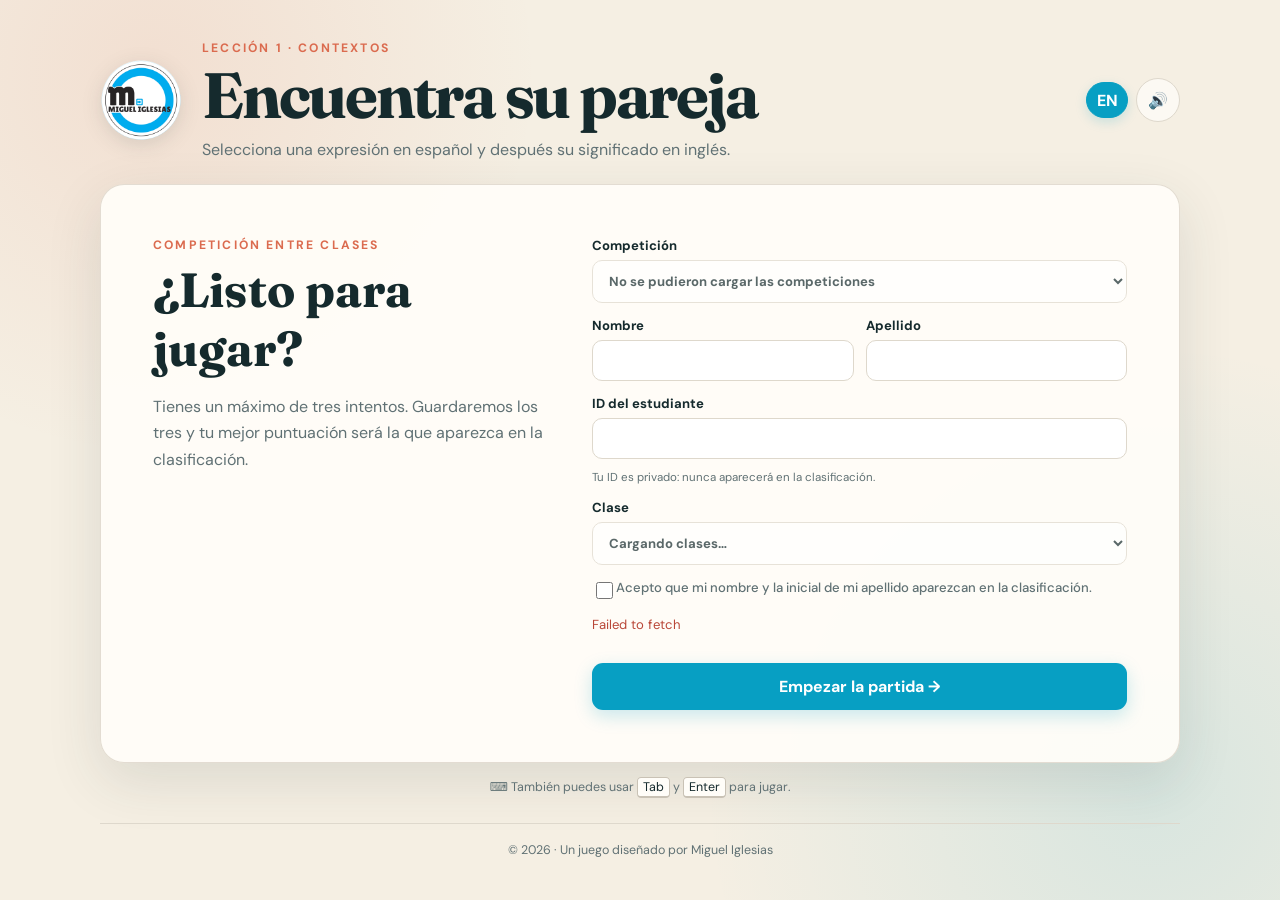
<file: index.html>
<!doctype html>
<html lang="es">
<head>
  <meta charset="utf-8">
  <meta name="viewport" content="width=device-width, initial-scale=1">
  <meta name="description" content="Juego de vocabulario de la Lección 1: Contextos. Empareja expresiones en español con su significado en inglés.">
  <meta name="theme-color" content="#08a7df">
  <title>Contextos · Empareja el vocabulario</title>
  <link rel="icon" type="image/png" href="student-icon.png?v=1">
  <link rel="apple-touch-icon" href="student-icon.png?v=1">
  <link rel="manifest" href="site.webmanifest">
  <link rel="preconnect" href="https://fonts.googleapis.com">
  <link rel="preconnect" href="https://fonts.gstatic.com" crossorigin>
  <link href="https://fonts.googleapis.com/css2?family=DM+Sans:wght@400;500;600;700&amp;family=Fraunces:opsz,wght@9..144,700&amp;display=swap" rel="stylesheet">
  <link rel="stylesheet" href="styles.css?v=5">
</head>
<body class="student-theme">
  <main class="app-shell">
    <header class="hero">
      <img class="brand-logo" src="miguel-iglesias-logo.png" alt="Miguel Iglesias">
      <div>
        <p class="eyebrow">LECCIÓN 1 · CONTEXTOS</p>
        <h1>Encuentra su pareja</h1>
        <p class="intro">Selecciona una expresión en español y después su significado en inglés.</p>
      </div>
      <div class="hero-actions"><button class="language-button" type="button" data-language-toggle aria-label="Switch to English">EN</button><button class="sound-button" id="soundButton" type="button" aria-pressed="true" title="Desactivar sonidos">
        <span aria-hidden="true" id="soundIcon">🔊</span><span class="sr-only" id="soundLabel">Sonidos activados</span>
      </button></div>
    </header>

    <section class="registration-card" id="registrationCard" aria-labelledby="registrationTitle">
      <div class="registration-copy">
        <p class="eyebrow">COMPETICIÓN ENTRE CLASES</p>
        <h2 id="registrationTitle">¿Listo para jugar?</h2>
        <p>Tienes un máximo de tres intentos. Guardaremos los tres y tu mejor puntuación será la que aparezca en la clasificación.</p>
      </div>
      <form id="registrationForm" class="registration-form">
        <label>Competición
          <select id="sessionCode" name="sessionCode" required disabled>
            <option value="">Cargando competiciones…</option>
          </select>
        </label>
        <div class="form-row">
          <label>Nombre
            <input id="firstName" name="firstName" maxlength="40" required autocomplete="given-name">
          </label>
          <label>Apellido
            <input id="lastName" name="lastName" maxlength="60" required autocomplete="family-name">
          </label>
        </div>
        <label>ID del estudiante
          <input id="studentId" name="studentId" maxlength="24" minlength="3" pattern="[A-Za-z0-9-]{3,24}" required autocomplete="off" inputmode="numeric" aria-describedby="studentIdHelp">
          <small id="studentIdHelp" class="field-help">Tu ID es privado: nunca aparecerá en la clasificación.</small>
        </label>
        <label>Clase
          <select id="classSelect" name="classId" required disabled>
            <option value="">Cargando clases…</option>
          </select>
        </label>
        <label class="consent-row">
          <input id="consent" type="checkbox" required>
          <span>Acepto que mi nombre y la inicial de mi apellido aparezcan en la clasificación.</span>
        </label>
        <p class="form-message" id="formMessage" role="status" aria-live="polite"></p>
        <button class="primary-button start-button" id="startButton" type="submit">Empezar la partida <span aria-hidden="true">→</span></button>
      </form>
    </section>

    <section class="game-card hidden" id="gameCard" aria-labelledby="game-title">
      <h2 class="sr-only" id="game-title">Juego de emparejar vocabulario</h2>
      <div class="status-bar">
        <div class="round-copy"><span id="sessionName">SESIÓN</span><span>·</span><span id="gameAttempt">INTENTO 1 DE 3</span><span>·</span><span>RONDA</span><strong id="roundNumber">1</strong><span>DE</span><strong id="roundTotal">4</strong></div>
        <div class="score-copy"><span id="matchedCount">0</span><span>/</span><span id="pairCount">6</span><span>parejas</span></div>
      </div>
      <div class="progress-track" aria-hidden="true"><div class="progress-fill" id="progressFill"></div></div>

      <p class="feedback" id="feedback" role="status" aria-live="polite">Elige una tarjeta de cada columna.</p>

      <div class="board" id="board">
        <section class="column" aria-labelledby="spanish-heading">
          <h3 id="spanish-heading"><span aria-hidden="true">ES</span> Español</h3>
          <div class="card-list" id="spanishCards"></div>
        </section>
        <div class="divider" aria-hidden="true"><span>↔</span></div>
        <section class="column" aria-labelledby="english-heading">
          <h3 id="english-heading"><span aria-hidden="true">EN</span> English</h3>
          <div class="card-list" id="englishCards"></div>
        </section>
      </div>

      <div class="round-complete hidden" id="roundComplete" role="status">
        <div class="celebration" aria-hidden="true">✦</div>
        <h2>¡Ronda completada!</h2>
        <p id="roundSummary">Has encontrado todas las parejas.</p>
        <button class="primary-button" id="nextRound" type="button">Siguiente ronda <span aria-hidden="true">→</span></button>
      </div>

      <div class="game-complete hidden" id="gameComplete" role="status">
        <div class="trophy" aria-hidden="true">🏆</div>
        <p class="eyebrow">JUEGO COMPLETADO</p>
        <h2>¡Excelente trabajo!</h2>
        <p>Has practicado las <strong id="totalLearned">21</strong> expresiones de esta lección.</p>
        <div class="results">
          <div><strong id="finalScore">—</strong><span>puntos</span></div>
          <div><strong id="finalAccuracy">100%</strong><span>precisión</span></div>
          <div><strong id="finalMistakes">0</strong><span>fallos</span></div>
          <div><strong id="finalTime">—</strong><span>tiempo</span></div>
        </div>
        <p class="saving-status" id="savingStatus" aria-live="polite">Guardando tu resultado…</p>
        <button class="primary-button" id="playAgain" type="button">Nuevo intento <span aria-hidden="true">↻</span></button>
      </div>
    </section>

    <section class="leaderboard-section hidden" id="leaderboardSection" aria-labelledby="leaderboardTitle">
      <div class="leaderboard-heading">
        <div><p class="eyebrow">RESULTADOS EN DIRECTO</p><h2 id="leaderboardTitle">Clasificación</h2></div>
        <button class="refresh-button" id="refreshLeaderboard" type="button" title="Actualizar clasificación">↻ Actualizar</button>
      </div>
      <div class="leaderboard-tabs" role="tablist" aria-label="Tipos de clasificación">
        <button class="tab-button active" type="button" role="tab" aria-selected="true" data-panel="overallPanel">Top 25</button>
        <button class="tab-button" type="button" role="tab" aria-selected="false" data-panel="classesPanel">Por clases</button>
        <button class="tab-button" type="button" role="tab" aria-selected="false" data-panel="podiumsPanel">Podios</button>
      </div>
      <div class="ranking-panel" id="overallPanel" role="tabpanel"><div class="loading-ranking">Cargando clasificación…</div></div>
      <div class="ranking-panel hidden" id="classesPanel" role="tabpanel"></div>
      <div class="ranking-panel hidden" id="podiumsPanel" role="tabpanel"></div>
    </section>
    <p class="tip"><span aria-hidden="true">⌨</span> También puedes usar <kbd>Tab</kbd> y <kbd>Enter</kbd> para jugar.</p>
    <footer class="site-footer">© 2026 · Un juego diseñado por Miguel Iglesias</footer>
  </main>
  <script src="i18n.js?v=1"></script>
  <script src="script.js?v=7"></script>
</body>
</html>
</file>
<file: styles.css>
:root {
  --ink: #152a2d;
  --muted: #607174;
  --paper: #fffdf8;
  --cream: #f5efe3;
  --teal: #087f78;
  --teal-dark: #065f5a;
  --teal-pale: #dff3ee;
  --teal-rgb: 8, 127, 120;
  --teal-accent: #37a990;
  --coral: #db6b4f;
  --red: #b94637;
  --red-pale: #fff0ec;
  --line: #ded8cc;
  --shadow: 0 18px 55px rgba(42, 55, 54, .12);
}

body.student-theme {
  --teal: #079fc3;
  --teal-dark: #08748c;
  --teal-pale: #def5fb;
  --teal-rgb: 7, 159, 195;
  --teal-accent: #52c7dc;
}

body.admin-theme {
  --ink: #10282e;
  --muted: #536b71;
  --cream: #e9f0f0;
  --teal: #07566b;
  --teal-dark: #043b4a;
  --teal-pale: #dcecef;
  --teal-rgb: 7, 86, 107;
  --teal-accent: #237b8d;
}

* { box-sizing: border-box; }
body {
  margin: 0;
  min-height: 100vh;
  color: var(--ink);
  background:
    radial-gradient(circle at 12% 8%, rgba(219,107,79,.12), transparent 24rem),
    radial-gradient(circle at 90% 88%, rgba(var(--teal-rgb),.12), transparent 28rem),
    var(--cream);
  font-family: "DM Sans", system-ui, sans-serif;
}
button { font: inherit; }
.app-shell { width: min(1080px, calc(100% - 32px)); margin: 0 auto; padding: 40px 0 28px; }
.hero { display: grid; grid-template-columns: 82px 1fr 44px; align-items: center; gap: 20px; margin-bottom: 24px; }
.brand-logo { width: 82px; height: 82px; object-fit: contain; border-radius: 50%; filter: drop-shadow(0 5px 10px rgba(21,42,45,.12)); }
.eyebrow { margin: 0 0 7px; color: var(--coral); font-size: .76rem; font-weight: 700; letter-spacing: .18em; }
h1 { margin: 0; font-family: "Fraunces", Georgia, serif; font-size: clamp(2.15rem, 5vw, 4rem); line-height: 1; letter-spacing: -.035em; }
.intro { max-width: 650px; margin: 12px 0 0; color: var(--muted); font-size: 1rem; }
.sound-button { flex: none; width: 44px; height: 44px; border: 1px solid var(--line); border-radius: 50%; background: rgba(255,253,248,.75); cursor: pointer; transition: .2s ease; }
.sound-button:hover { border-color: var(--teal); transform: translateY(-2px); }
.hero-actions { display: flex; align-items: center; justify-content: flex-end; gap: 8px; }
.language-button { min-width: 42px; height: 36px; border: 1px solid var(--teal); border-radius: 999px; padding: 0 10px; color: white; background: var(--teal); font-weight: 700; cursor: pointer; box-shadow: 0 4px 12px rgba(var(--teal-rgb),.18); }
.language-button:hover { background: var(--teal-dark); }
.site-footer { margin-top: 28px; padding: 18px 0 4px; border-top: 1px solid var(--line); color: var(--muted); text-align: center; font-size: .78rem; }
.game-card { position: relative; min-height: 560px; overflow: hidden; border: 1px solid rgba(222,216,204,.85); border-radius: 24px; background: rgba(255,253,248,.93); box-shadow: var(--shadow); padding: 26px; }
.registration-card, .leaderboard-section { border: 1px solid rgba(222,216,204,.85); border-radius: 24px; background: rgba(255,253,248,.94); box-shadow: var(--shadow); }
.registration-card { display: grid; grid-template-columns: .85fr 1.15fr; gap: 44px; padding: clamp(24px, 5vw, 52px); }
.registration-copy h2, .leaderboard-heading h2 { margin: 0; font-family: "Fraunces", Georgia, serif; font-size: clamp(1.9rem, 4vw, 3rem); }
.registration-copy > p:last-child { color: var(--muted); line-height: 1.65; }
.registration-form { display: grid; gap: 14px; }
.registration-form label { display: grid; gap: 6px; color: var(--ink); font-size: .82rem; font-weight: 700; }
.registration-form input:not([type="checkbox"]), .registration-form select { width: 100%; border: 1.5px solid var(--line); border-radius: 10px; padding: 11px 12px; color: var(--ink); background: white; font: inherit; }
#classSelect { font-variant-numeric: slashed-zero; font-feature-settings: "zero" 1; }
.registration-form input:focus, .registration-form select:focus { border-color: var(--teal); outline: 3px solid rgba(var(--teal-rgb),.14); }
.field-help { display: block; margin-top: 5px; color: var(--muted); font-size: .72rem; font-weight: 400; }
.form-row { display: grid; grid-template-columns: 1fr 1fr; gap: 12px; }
.consent-row { grid-template-columns: 18px 1fr !important; align-items: start; color: var(--muted) !important; font-weight: 500 !important; line-height: 1.4; }
.consent-row input { width: 17px; height: 17px; accent-color: var(--teal); }
.form-message { min-height: 19px; margin: 0; color: var(--muted); font-size: .82rem; }
.form-message.good { color: var(--teal-dark); } .form-message.bad { color: var(--red); }
.start-button { width: 100%; margin-top: 0; }
.start-button:disabled { cursor: wait; opacity: .65; }
.status-bar { display: flex; justify-content: space-between; gap: 16px; align-items: center; color: var(--muted); font-size: .76rem; font-weight: 700; letter-spacing: .09em; text-transform: uppercase; }
.round-copy, .score-copy { display: flex; align-items: baseline; gap: 6px; }
.round-copy strong { color: var(--ink); font-size: 1rem; }
.score-copy span:first-child { color: var(--teal); }
.progress-track { height: 5px; margin-top: 12px; overflow: hidden; border-radius: 99px; background: #e8e3d9; }
.progress-fill { width: 0; height: 100%; border-radius: inherit; background: linear-gradient(90deg, var(--teal), var(--teal-accent)); transition: width .35s ease; }
.feedback { min-height: 24px; margin: 19px 0 15px; text-align: center; color: var(--muted); font-size: .93rem; }
.feedback.good { color: var(--teal-dark); font-weight: 700; }
.feedback.bad { color: var(--red); font-weight: 700; }
.board { display: grid; grid-template-columns: 1fr 46px 1fr; gap: 10px; align-items: start; }
.column h3 { display: flex; align-items: center; gap: 9px; margin: 0 0 12px; font-size: .88rem; }
.column h3 span { display: inline-grid; place-items: center; width: 30px; height: 25px; border-radius: 6px; color: white; background: var(--teal); font-size: .66rem; letter-spacing: .06em; }
.column:last-child h3 span { background: var(--coral); }
.card-list { display: grid; gap: 10px; }
.word-card { width: 100%; min-height: 62px; border: 1.5px solid var(--line); border-radius: 12px; padding: 12px 16px; color: var(--ink); background: white; text-align: left; cursor: pointer; box-shadow: 0 2px 0 rgba(21,42,45,.05); transition: border-color .15s, background .15s, transform .15s, opacity .25s; }
.word-card:hover:not(:disabled) { transform: translateY(-2px); border-color: #7eb9b3; }
.word-card:focus-visible { outline: 3px solid rgba(var(--teal-rgb),.28); outline-offset: 2px; }
.word-card.selected { border-color: var(--teal); background: var(--teal-pale); box-shadow: inset 0 0 0 1px var(--teal); }
.english .word-card.selected { border-color: var(--coral); background: #fff0ea; box-shadow: inset 0 0 0 1px var(--coral); }
.word-card.wrong { border-color: var(--red); background: var(--red-pale); animation: shake .32s ease; }
.word-card.matched { pointer-events: none; border-color: #a5d7ca; color: var(--teal-dark); background: var(--teal-pale); opacity: .42; text-decoration: line-through; }
.divider { display: grid; place-items: center; padding-top: 45px; color: #99a4a3; }
.divider span { display: grid; place-items: center; width: 34px; height: 34px; border: 1px solid var(--line); border-radius: 50%; background: var(--paper); }
.round-complete, .game-complete { position: absolute; inset: 0; z-index: 5; display: flex; flex-direction: column; align-items: center; justify-content: center; padding: 32px; background: rgba(255,253,248,.97); text-align: center; animation: fade-in .35s ease; }
.round-complete h2, .game-complete h2 { margin: 8px 0; font-family: "Fraunces", Georgia, serif; font-size: clamp(2rem, 5vw, 3.3rem); }
.round-complete p, .game-complete > p { color: var(--muted); }
.celebration, .trophy { font-size: 3rem; }
.primary-button { margin-top: 14px; border: 0; border-radius: 11px; padding: 13px 21px; color: white; background: var(--teal); font-weight: 700; cursor: pointer; box-shadow: 0 6px 18px rgba(var(--teal-rgb),.22); transition: .18s ease; }
.primary-button:hover { background: var(--teal-dark); transform: translateY(-2px); }
.primary-button:disabled { cursor: not-allowed; opacity: .58; transform: none; }
.attempt-pill { display: inline-flex; min-width: 44px; justify-content: center; border-radius: 999px; padding: 4px 9px; color: var(--teal-dark); background: var(--teal-pale); font-size: .78rem; font-weight: 700; }
.reset-attempts-button { border: 1px solid #e5a99d; border-radius: 8px; padding: 7px 10px; color: var(--red); background: var(--red-pale); font: inherit; font-size: .75rem; font-weight: 700; cursor: pointer; }
.reset-attempts-button:hover { border-color: var(--red); }
.reset-attempts-button:disabled { cursor: wait; opacity: .6; }
.results { display: flex; gap: 10px; margin: 18px 0 4px; }
.results div { display: flex; min-width: 120px; flex-direction: column; padding: 13px 18px; border-radius: 12px; background: var(--cream); }
.results strong { font-size: 1.35rem; }
.results span { color: var(--muted); font-size: .75rem; text-transform: uppercase; letter-spacing: .06em; }
.tip { margin: 16px 0 0; color: var(--muted); text-align: center; font-size: .78rem; }
.saving-status { min-height: 20px; margin: 10px 0 0; color: var(--muted); font-size: .82rem; }
.leaderboard-section { margin-top: 22px; padding: 26px; }
.leaderboard-heading { display: flex; align-items: center; justify-content: space-between; gap: 16px; }
.refresh-button { border: 1px solid var(--line); border-radius: 9px; padding: 9px 12px; color: var(--teal-dark); background: white; cursor: pointer; }
.leaderboard-tabs { display: flex; gap: 7px; margin: 22px 0 15px; padding-bottom: 11px; border-bottom: 1px solid var(--line); }
.tab-button { border: 0; border-radius: 8px; padding: 9px 14px; color: var(--muted); background: transparent; font-weight: 700; cursor: pointer; }
.tab-button.active { color: white; background: var(--teal); }
.table-wrap { overflow-x: auto; }
table { width: 100%; border-collapse: collapse; font-size: .88rem; }
th { padding: 9px 10px; color: var(--muted); text-align: left; font-size: .7rem; letter-spacing: .07em; text-transform: uppercase; }
td { padding: 11px 10px; border-top: 1px solid #ebe6dc; }
.rank { width: 42px; font-weight: 700; }.class-dot { display: inline-block; width: 9px; height: 9px; margin-right: 7px; border-radius: 50%; background: var(--class-color); }
.team-grid, .podium-grid { display: grid; grid-template-columns: repeat(4, 1fr); gap: 12px; }
.team-card, .podium-card { border-top: 4px solid var(--class-color); border-radius: 12px; padding: 16px; background: var(--cream); }
.team-card h3, .podium-card h3 { margin: 6px 0 12px; font-size: 1rem; }.team-card > strong { display: block; font-size: 1.65rem; }.team-card small, .podium-card small { color: var(--muted); }
.team-rank { float: right; font-size: 1.25rem; }.ranking-note, .empty-ranking, .loading-ranking { color: var(--muted); text-align: center; font-size: .84rem; }
.podium-card > div { display: grid; grid-template-columns: 28px 1fr auto; gap: 6px; align-items: center; padding: 8px 0; border-top: 1px solid rgba(21,42,45,.09); }
.podium-card > div strong { font-size: .84rem; }
kbd { border: 1px solid #c9c2b5; border-bottom-width: 2px; border-radius: 4px; padding: 1px 5px; color: var(--ink); background: var(--paper); font: inherit; }
.hidden { display: none !important; }
.sr-only { position: absolute; width: 1px; height: 1px; padding: 0; margin: -1px; overflow: hidden; clip: rect(0,0,0,0); white-space: nowrap; border: 0; }
@keyframes shake { 25% { transform: translateX(-5px); } 50% { transform: translateX(5px); } 75% { transform: translateX(-3px); } }
@keyframes fade-in { from { opacity: 0; transform: scale(.985); } }
@media (max-width: 680px) {
  .app-shell { width: min(100% - 20px, 560px); padding-top: 24px; }
  .game-card { min-height: 660px; border-radius: 18px; padding: 18px 13px; }
  .registration-card { grid-template-columns: 1fr; gap: 18px; padding: 24px 18px; border-radius: 18px; }
  .form-row { grid-template-columns: 1fr; }
  .leaderboard-section { padding: 20px 13px; border-radius: 18px; }
  .team-grid, .podium-grid { grid-template-columns: 1fr 1fr; }
  .results { display: grid; grid-template-columns: 1fr 1fr; width: 100%; }
  .results div { min-width: 0; }
  .board { grid-template-columns: 1fr 1fr; gap: 8px; }
  .divider { display: none; }
  .word-card { min-height: 68px; padding: 10px; font-size: .84rem; }
  .column h3 { font-size: .78rem; }
  .status-bar { font-size: .65rem; }
  .hero { grid-template-columns: 58px 1fr 40px; gap: 10px; align-items: center; }
  .brand-logo { width: 58px; height: 58px; }
  .sound-button { width: 40px; height: 40px; }
  h1 { font-size: clamp(1.72rem, 8vw, 2.4rem); }
  .intro { font-size: .9rem; }
}
@media (prefers-reduced-motion: reduce) { *, *::before, *::after { scroll-behavior: auto !important; animation-duration: .01ms !important; transition-duration: .01ms !important; } }

/* Panel del profesor */
.admin-hero { grid-template-columns: 82px 1fr auto; }
.back-link { border: 1px solid var(--line); border-radius: 9px; padding: 9px 13px; color: var(--teal-dark); background: var(--paper); text-decoration: none; font-size: .84rem; font-weight: 700; }
.admin-dashboard { display: grid; gap: 20px; }
.admin-toolbar { display: flex; align-items: end; justify-content: space-between; }
.admin-toolbar h2 { margin: 0; font-family: "Fraunces", Georgia, serif; font-size: 2.3rem; }
.create-session-card, .admin-ranking { border: 1px solid var(--line); border-radius: 18px; padding: 22px; background: var(--paper); box-shadow: 0 8px 30px rgba(42,55,54,.08); }
.create-session-card h3 { margin-top: 0; }
.create-session-form { display: grid; grid-template-columns: 1.4fr .8fr auto; gap: 12px; align-items: end; }
.create-session-form label { display: grid; gap: 6px; font-size: .78rem; font-weight: 700; }
.create-session-form input { border: 1.5px solid var(--line); border-radius: 9px; padding: 11px 12px; font: inherit; }
.create-session-form .primary-button { margin: 0; }
.admin-session-list { display: grid; gap: 12px; }
.admin-session-card { display: flex; align-items: center; justify-content: space-between; gap: 20px; border-left: 5px solid var(--teal); border-radius: 14px; padding: 19px 21px; background: var(--paper); box-shadow: 0 5px 20px rgba(42,55,54,.07); }
.admin-session-card.is-closed { border-left-color: #9aa3a2; opacity: .82; }
.admin-session-card h3 { margin: 5px 0; }.admin-session-card p { margin: 7px 0 0; color: var(--muted); font-size: .8rem; }
.admin-session-card code { color: var(--teal-dark); font-weight: 700; }.session-status { color: var(--teal-dark); font-size: .68rem; font-weight: 700; letter-spacing: .1em; text-transform: uppercase; }
.is-closed .session-status { color: var(--muted); }.session-actions { display: flex; flex-wrap: wrap; justify-content: flex-end; gap: 7px; }
.session-action-button { position: relative; min-width: 116px; border-color: rgba(var(--teal-rgb),.38); padding: 10px 15px; font-weight: 700; box-shadow: 0 5px 0 rgba(var(--teal-rgb),.18), 0 9px 18px rgba(16,40,46,.12); transition: transform .14s ease, box-shadow .14s ease, border-color .14s ease, background .14s ease; }
.session-action-button:hover { border-color: var(--teal); transform: translateY(-2px); box-shadow: 0 7px 0 rgba(var(--teal-rgb),.18), 0 12px 22px rgba(16,40,46,.16); }
.session-action-button:active { transform: translateY(4px) scale(.98); box-shadow: 0 1px 0 rgba(var(--teal-rgb),.2), 0 3px 7px rgba(16,40,46,.12); }
.session-action-button:focus-visible { outline: 3px solid rgba(var(--teal-rgb),.25); outline-offset: 3px; }
.results-button { border-color: var(--teal); color: white; background: var(--teal); }
.results-button:hover { color: white; background: var(--teal-dark); }
.copy-button { color: var(--teal-dark); background: var(--teal-pale); }
.results-button::before { content: "▤"; margin-right: 7px; font-size: 1rem; }
.copy-button::before { content: "⧉"; margin-right: 7px; font-size: 1rem; }
.qr-button { min-width: 76px; color: #4d347f; border-color: #c7b7e8; background: #f1ebff; }
.qr-button::before { content: "▦"; margin-right: 7px; font-size: 1rem; }
.qr-button:hover { color: #35225e; border-color: #7257aa; background: #e5d9ff; }
.qr-dialog { width: min(520px, calc(100% - 28px)); max-height: calc(100vh - 28px); border: 0; border-radius: 24px; padding: 18px; color: var(--ink); background: var(--paper); box-shadow: 0 28px 80px rgba(4,59,74,.32); }
.qr-dialog::backdrop { background: rgba(4,30,38,.68); backdrop-filter: blur(5px); }
.qr-close { position: absolute; top: 13px; right: 13px; width: 38px; height: 38px; border: 1px solid var(--line); border-radius: 50%; color: var(--ink); background: white; font-size: 1.35rem; cursor: pointer; }
.qr-card { display: flex; align-items: center; flex-direction: column; padding: 10px 20px 20px; text-align: center; }
.qr-logo { width: 58px; height: 58px; margin-bottom: 8px; border-radius: 14px; }
.qr-card h2 { max-width: 390px; margin: 0; font-family: "Fraunces", Georgia, serif; font-size: clamp(1.8rem, 5vw, 2.5rem); line-height: 1.05; }
.qr-session-name { margin: 12px 0 5px; font-weight: 700; }.qr-session-code { color: var(--teal-dark); font-size: .86rem; }
.qr-code { display: grid; width: min(340px, 78vw); aspect-ratio: 1; place-items: center; margin: 17px auto 12px; padding: 12px; border: 1px solid var(--line); border-radius: 18px; background: white; box-shadow: 0 10px 25px rgba(16,40,46,.1); }
.qr-code canvas, .qr-code img { width: 100% !important; height: 100% !important; image-rendering: pixelated; }
.qr-link { color: var(--teal-dark); font-size: .82rem; font-weight: 700; }.qr-note { max-width: 390px; margin: 12px 0; color: var(--muted); font-size: .8rem; }
.qr-actions { display: flex; justify-content: center; gap: 10px; }.qr-actions .primary-button { margin: 0; }.qr-actions .refresh-button { font-weight: 700; }

@media print {
  body * { visibility: hidden !important; }
  .qr-dialog, .qr-dialog * { visibility: visible !important; }
  .qr-dialog { position: fixed; inset: 0; width: 100%; max-width: none; max-height: none; margin: 0; border-radius: 0; box-shadow: none; }
  .qr-close, .qr-actions { display: none !important; }
  .qr-code { width: 360px; }
}
.compact-button { margin: 0; padding: 9px 13px; box-shadow: none; }.admin-ranking { margin-top: 5px; }
@media (max-width: 760px) {
  .admin-hero { grid-template-columns: 58px 1fr; }.admin-hero .back-link { grid-column: 1 / -1; text-align: center; }
  .create-session-form { grid-template-columns: 1fr; }.admin-session-card { align-items: flex-start; flex-direction: column; }.session-actions { justify-content: flex-start; }
}
</file>
